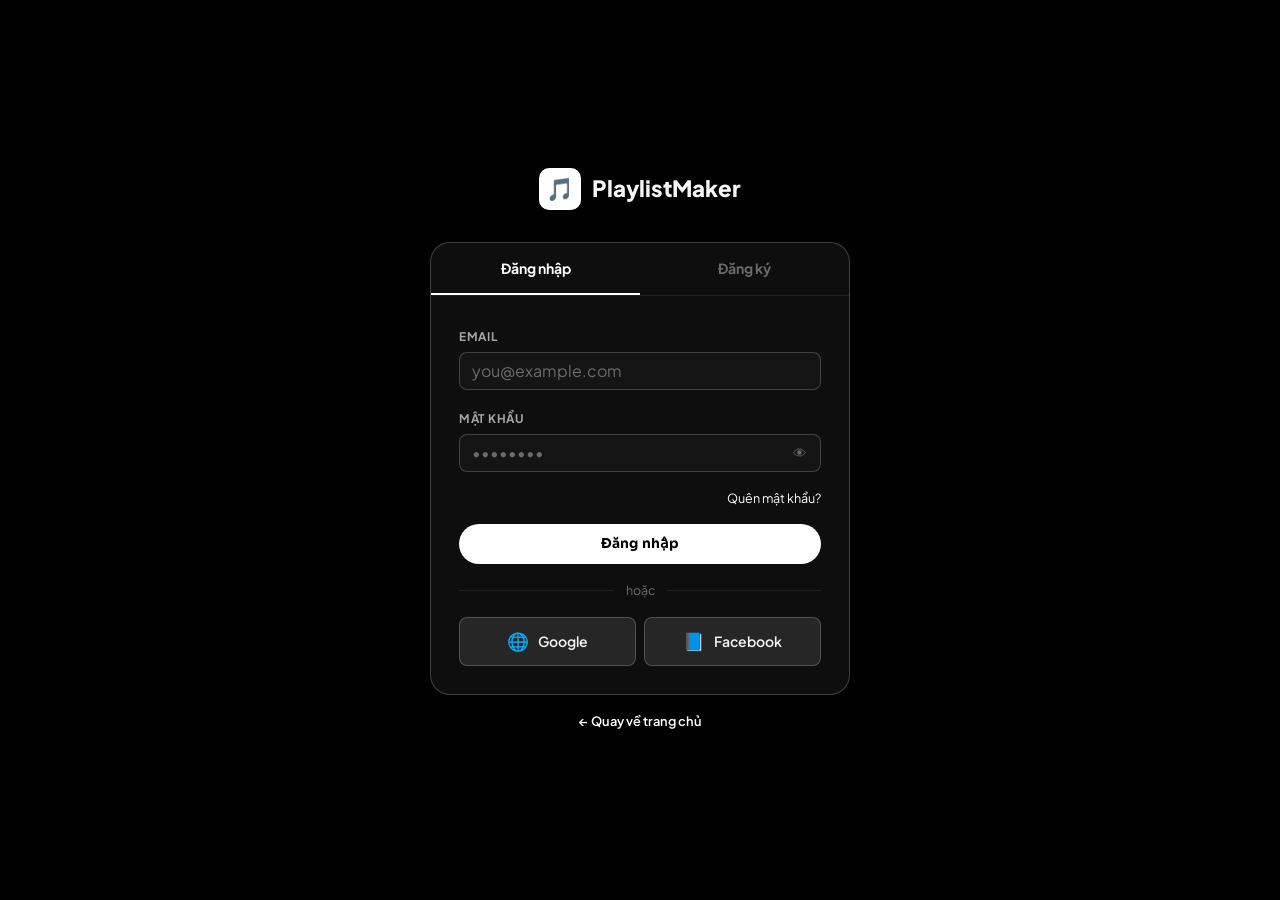
<file: admin.html>
<!DOCTYPE html>
<html lang="vi">
<head>
  <meta charset="UTF-8" />
  <meta name="viewport" content="width=device-width, initial-scale=1.0" />
  <title>PlaylistMaker — Admin</title>

  <!-- Bootstrap 5 CSS -->
  <link rel="stylesheet" href="https://cdn.jsdelivr.net/npm/bootstrap@5.3.3/dist/css/bootstrap.min.css" />
  <!-- Custom CSS -->
  <link rel="stylesheet" href="css/style.css" />
</head>
<body>

<div class="d-flex admin-shell">

  <!-- ══ ADMIN SIDEBAR ════════════════════════════════════ -->
  <aside class="admin-sidebar">
    <div class="sidebar-logo">
      <div class="logo-mark">🎵</div>
      <span class="logo-text">Admin</span>
    </div>

    <button class="admin-tab tab-active" data-tab="dashboard">
      <span class="tab-icon">📊</span> Dashboard
    </button>
    <button class="admin-tab" data-tab="songs">
      <span class="tab-icon">🎵</span> Bài hát
    </button>
    <button class="admin-tab" data-tab="playlists">
      <span class="tab-icon">🎶</span> Playlists
    </button>
    <button class="admin-tab" data-tab="artists">
      <span class="tab-icon">🎤</span> Nghệ sĩ
    </button>

    <div class="mt-auto p-3 border-top border-secondary">
      <a href="index.html" class="btn btn-outline-accent w-100 mb-2 d-block text-center">← Trang chủ</a>
      <button id="logout-btn" class="btn w-100" style="color:#ef4444;border-color:#ef4444;opacity:.7">Đăng xuất</button>
    </div>
  </aside>

  <!-- ══ ADMIN MAIN ════════════════════════════════════════ -->
  <div class="admin-main flex-grow-1">

    <header class="admin-topbar">
      <h5 class="mb-0">🎵 PlaylistMaker Admin</h5>
      <div class="d-flex align-items-center gap-2 ms-auto">
        <div class="admin-avatar">A</div>
        <span id="admin-name" class="small">Admin</span>
      </div>
    </header>

    <!-- ═ DASHBOARD ════════════════════════════════════════ -->
    <div class="admin-page page-active" data-page="dashboard">

      <!-- Cloudinary warning -->
      <div class="cloudinary-banner" id="cloudinary-banner">
        <span style="font-size:1.4rem">⚠️</span>
        <div>
          <strong>Chưa cấu hình Cloudinary!</strong>
          Điền <code>cloudName</code> và <code>uploadPreset</code> vào <code>js/admin.js</code>.
          <a href="https://cloudinary.com" target="_blank">Tạo tài khoản miễn phí →</a>
        </div>
      </div>

      <div class="d-flex align-items-center justify-content-between mb-3">
        <h5 class="mb-0">📊 Tổng quan</h5>
      </div>

      <div class="stats-grid">
        <div class="bezel stat-card-bezel reveal">
          <div class="bezel-inner stat-card">
            <div class="stat-icon-wrap"><div class="stat-icon">🎵</div></div>
            <div class="stat-value" id="stat-songs">—</div>
            <div class="stat-label">Bài hát</div>
          </div>
        </div>
        <div class="bezel stat-card-bezel reveal">
          <div class="bezel-inner stat-card">
            <div class="stat-icon-wrap"><div class="stat-icon">🎶</div></div>
            <div class="stat-value" id="stat-playlists">—</div>
            <div class="stat-label">Playlists</div>
          </div>
        </div>
        <div class="bezel stat-card-bezel reveal">
          <div class="bezel-inner stat-card">
            <div class="stat-icon-wrap"><div class="stat-icon">▶️</div></div>
            <div class="stat-value" id="stat-plays">—</div>
            <div class="stat-label">Lượt nghe</div>
          </div>
        </div>
        <div class="bezel stat-card-bezel reveal">
          <div class="bezel-inner stat-card">
            <div class="stat-icon-wrap"><div class="stat-icon">🏆</div></div>
            <div class="stat-value" id="stat-top" style="font-size:1.1rem">—</div>
            <div class="stat-label">Playlist nổi bật</div>
          </div>
        </div>
      </div>

      <div class="row g-3 mt-1">
        <div class="col-md-6">
          <div class="chart-card reveal">
            <h3>🎸 Thể loại</h3>
            <div id="genre-chart"></div>
          </div>
        </div>
        <div class="col-md-6">
          <div class="chart-card reveal">
            <h3>🏅 Top Playlists</h3>
            <table class="admin-table w-100">
              <thead><tr><th>#</th><th>Tên</th><th>Bài</th><th>Lượt nghe</th></tr></thead>
              <tbody id="top-playlists-table"><tr><td colspan="4" class="tbl-loading">Đang tải…</td></tr></tbody>
            </table>
          </div>
        </div>
      </div>
    </div>

    <!-- ═ SONGS ════════════════════════════════════════════ -->
    <div class="admin-page" data-page="songs">
      <div class="d-flex align-items-center justify-content-between mb-3 flex-wrap gap-2">
        <h5 class="mb-0">🎵 Quản lý bài hát</h5>
        <button class="btn btn-accent btn-ripple" id="add-song-btn">＋ Thêm bài hát</button>
      </div>
      <div class="table-card reveal">
        <div class="table-toolbar">
          <h6 class="mb-0">Danh sách bài hát</h6>
          <input type="search" id="songs-search" class="form-control ms-auto" style="max-width:240px" placeholder="🔍 Tìm kiếm…" />
        </div>
        <div class="table-responsive">
          <table class="admin-table w-100">
            <thead>
              <tr><th>Ảnh</th><th>Tiêu đề</th><th>Nghệ sĩ</th><th>Album</th><th>Thể loại</th><th>Thời lượng</th><th>Lượt nghe</th><th>Hành động</th></tr>
            </thead>
            <tbody id="songs-tbody"><tr><td colspan="8" class="tbl-loading">Đang tải…</td></tr></tbody>
          </table>
        </div>
      </div>
    </div>

    <!-- ═ PLAYLISTS ════════════════════════════════════════ -->
    <div class="admin-page" data-page="playlists">
      <div class="d-flex align-items-center justify-content-between mb-3 flex-wrap gap-2">
        <h5 class="mb-0">🎶 Quản lý Playlists</h5>
        <button class="btn btn-accent btn-ripple" id="add-playlist-btn">＋ Tạo playlist</button>
      </div>
      <div class="table-card reveal">
        <div class="table-toolbar"><h6 class="mb-0">Danh sách Playlist</h6></div>
        <div class="table-responsive">
          <table class="admin-table w-100">
            <thead><tr><th>Ảnh</th><th>Tên</th><th>Mô tả</th><th>Số bài</th><th>Lượt nghe</th><th>Hành động</th></tr></thead>
            <tbody id="playlists-tbody"><tr><td colspan="6" class="tbl-loading">Đang tải…</td></tr></tbody>
          </table>
        </div>
      </div>
    </div>

    <!-- ═ ARTISTS ══════════════════════════════════════════ -->
    <div class="admin-page" data-page="artists">
      <div class="d-flex align-items-center justify-content-between mb-3 flex-wrap gap-2">
        <h5 class="mb-0">🎤 Quản lý nghệ sĩ</h5>
        <input type="search" id="artists-search" class="form-control" style="max-width:240px" placeholder="🔍 Tìm nghệ sĩ…" />
      </div>
      <div class="table-card">
        <div class="table-toolbar"><h6 class="mb-0">Danh sách nghệ sĩ</h6></div>
        <div class="table-responsive">
          <table class="admin-table w-100">
            <thead><tr><th>Ảnh</th><th>Tên nghệ sĩ</th><th>Số bài</th><th>Lượt nghe</th><th>Hành động</th></tr></thead>
            <tbody id="artists-tbody"><tr><td colspan="5" class="tbl-loading">Đang tải…</td></tr></tbody>
          </table>
        </div>
      </div>
    </div>

  </div><!-- /admin-main -->
</div><!-- /d-flex -->


<!-- ══ MODAL: Song Add/Edit ════════════════════════════════ -->
<div class="modal fade" id="song-modal" tabindex="-1">
  <div class="modal-dialog modal-lg">
    <div class="modal-content">
      <div class="modal-header">
        <h5 class="modal-title" id="song-modal-title">Thêm bài hát</h5>
        <button type="button" class="btn-close" data-bs-dismiss="modal"></button>
      </div>
      <div class="modal-body">
        <form id="song-form">
          <div class="row g-3">
            <div class="col-md-6">
              <label class="form-label">Tiêu đề <span class="text-danger">*</span></label>
              <input type="text" id="song-title-input" class="form-control" placeholder="Tên bài hát" />
            </div>
            <div class="col-md-6">
              <label class="form-label">Nghệ sĩ <span class="text-danger">*</span></label>
              <input type="text" id="song-artist-input" class="form-control" placeholder="Tên nghệ sĩ" />
            </div>
            <div class="col-md-6">
              <label class="form-label">Album</label>
              <input type="text" id="song-album-input" class="form-control" placeholder="Tên album" />
            </div>
            <div class="col-md-6">
              <label class="form-label">Thể loại</label>
              <input type="text" id="song-genre-input" class="form-control" placeholder="Pop, EDM, Lo-fi…" />
            </div>
            <div class="col-md-6">
              <label class="form-label">Thời lượng (giây) <span class="text-danger">*</span></label>
              <input type="number" id="song-duration-input" class="form-control" placeholder="VD: 210" min="1" />
            </div>
          </div>

          <!-- Upload ảnh bìa -->
          <div class="mt-3">
            <div class="upload-group">
              <div class="upload-label">🖼 Ảnh bìa Album</div>
              <label class="form-label">Upload từ máy → Cloudinary</label>
              <input type="file" id="song-cover-file" class="form-control" accept="image/*" />
              <div class="upload-or">hoặc dán URL</div>
              <input type="url" id="song-cover-url-input" class="form-control" placeholder="https://res.cloudinary.com/…" />
              <img id="cover-preview" class="img-preview" alt="Preview" />
            </div>
          </div>

          <!-- Upload nhạc -->
          <div class="mt-3">
            <div class="upload-group">
              <div class="upload-label">🎵 File nhạc MP3</div>
              <label class="form-label">Upload từ máy → Cloudinary</label>
              <input type="file" id="song-audio-file" class="form-control" accept="audio/*" />
              <div id="audio-upload-status" class="small text-secondary mt-1"></div>
              <div class="upload-or">hoặc dán URL</div>
              <input type="url" id="song-url-input" class="form-control" placeholder="https://res.cloudinary.com/…/song.mp3" />
            </div>
          </div>

          <button type="submit" id="song-submit-btn" class="btn btn-accent btn-ripple w-100 mt-3">
            Lưu bài hát
          </button>
        </form>
      </div>
    </div>
  </div>
</div>

<!-- ══ MODAL: Playlist Add/Edit ════════════════════════════ -->
<div class="modal fade" id="playlist-modal-admin" tabindex="-1">
  <div class="modal-dialog">
    <div class="modal-content">
      <div class="modal-header">
        <h5 class="modal-title" id="pl-modal-title">Tạo Playlist</h5>
        <button type="button" class="btn-close" data-bs-dismiss="modal"></button>
      </div>
      <div class="modal-body">
        <form id="playlist-form-admin">
          <div class="mb-3">
            <label class="form-label">Tên Playlist <span class="text-danger">*</span></label>
            <input type="text" id="pl-name-input-admin" class="form-control" placeholder="VD: Chill Evening…" />
          </div>
          <div class="mb-3">
            <label class="form-label">Mô tả</label>
            <input type="text" id="pl-desc-input-admin" class="form-control" placeholder="Mô tả ngắn…" />
          </div>
          <div class="mb-3">
            <div class="upload-group">
              <div class="upload-label">🖼 Ảnh bìa</div>
              <input type="file" id="pl-cover-file" class="form-control" accept="image/*" />
              <div class="upload-or">hoặc dán URL</div>
              <input type="url" id="pl-cover-url-input" class="form-control" placeholder="https://res.cloudinary.com/…" />
              <img id="pl-cover-preview" class="img-preview" alt="Preview" />
            </div>
          </div>
          <button type="submit" id="pl-submit-btn" class="btn btn-accent btn-ripple w-100">Lưu Playlist</button>
        </form>
      </div>
    </div>
  </div>
</div>


<!-- ══ MODAL: Artist Edit ══════════════════════════════════ -->
<div class="modal fade" id="artist-modal" tabindex="-1">
  <div class="modal-dialog">
    <div class="modal-content">
      <div class="modal-header">
        <h5 class="modal-title" id="artist-modal-title">Sửa nghệ sĩ</h5>
        <button type="button" class="btn-close" data-bs-dismiss="modal"></button>
      </div>
      <div class="modal-body">
        <form id="artist-form">
          <div class="mb-3">
            <label class="form-label">Tên nghệ sĩ <span class="text-danger">*</span></label>
            <input type="text" id="artist-name-input" class="form-control" placeholder="Tên nghệ sĩ" />
          </div>
          <div class="mb-3">
            <div class="upload-group">
              <div class="upload-label">🖼 Ảnh nghệ sĩ</div>
              <label class="form-label">Upload từ máy → Cloudinary</label>
              <input type="file" id="artist-avatar-file" class="form-control" accept="image/*" />
              <div class="upload-or">hoặc dán URL</div>
              <input type="url" id="artist-avatar-url-input" class="form-control" placeholder="https://res.cloudinary.com/…" />
              <img id="artist-avatar-preview" class="img-preview" alt="Preview" />
            </div>
          </div>
          <div id="artist-save-status" class="small text-secondary mb-2"></div>
          <p class="small text-secondary">Lưu ý: đổi tên sẽ cập nhật tất cả bài hát của nghệ sĩ này.</p>
          <button type="submit" id="artist-submit-btn" class="btn btn-accent btn-ripple w-100">Lưu nghệ sĩ</button>
        </form>
      </div>
    </div>
  </div>
</div>

<!-- Bootstrap 5 JS -->
<script src="https://cdn.jsdelivr.net/npm/bootstrap@5.3.3/dist/js/bootstrap.bundle.min.js"></script>
<!-- jQuery -->
<script src="https://cdn.jsdelivr.net/npm/jquery@3.7.1/dist/jquery.min.js"></script>
<!-- App scripts -->
<script src="js/utils.js"></script>
<script src="js/api.js"></script>
<script>
  // Kiểm tra auth trước khi load admin
  (function() {
    const session = API.getSession();
    if (!session) {
      window.location.href = 'login.html';
      throw new Error('Redirect to login');
    }
    if (session.role !== 'admin') {
      alert('Bạn không có quyền truy cập trang này!');
      window.location.href = 'index.html';
      throw new Error('Not admin');
    }
  })();
</script>
<script src="js/admin.js"></script>
<script src="js/reveal.js"></script>
</body>
</html>
</file>
<file: css/style.css>
/* ============================================================
   style.css — PlaylistMaker · "Ethereal Glass" Premium Theme
   Stack: Bootstrap 5 + Custom CSS (NO Tailwind)
   ============================================================ */

@import url('https://fonts.googleapis.com/css2?family=Plus+Jakarta+Sans:wght@400;500;600;700;800&family=Sora:wght@600;700;800&display=swap');

/* ── CSS Variables ── */
:root {
  --bg-base:       #000000;
  --bg-layer:      #0e0e0e;
  --bg-card:       #151515;
  --bg-hover:      #1f1f1f;
  --bg-elevated:   #262626;

  --border:        rgba(255,255,255,0.08);
  --border-bright: rgba(255,255,255,0.20);

  /* Black & white monochrome accent (interactive elements) */
  --accent:        #ffffff;
  --accent-light:  #e6e6e6;
  --accent-dark:   #cccccc;
  --accent-2:      #d0d0d0;
  --accent-glow:   rgba(255,255,255,0.28);

  /* Ambient glow palette (background + decorative only) */
  --glow-violet:   #ffffff;
  --glow-teal:     #cfcfcf;
  --glow-pink:     #a8a8a8;
  --accent-grad:   linear-gradient(135deg, #ffffff 0%, #cfcfcf 100%);

  --text-primary:  #f5f5f5;
  --text-secondary:#a6a6a6;
  --text-muted:    #6b6b6b;

  --player-h:      84px;
  --sidebar-w:     240px;

  --radius-sm:     8px;
  --radius-md:     14px;
  --radius-lg:     20px;
  --radius-xl:     999px;
  --radius-2xl:    28px;

  --shadow-sm:     0 2px 14px rgba(0,0,0,0.45);
  --shadow-md:     0 12px 36px rgba(0,0,0,0.5);
  --shadow-lg:     0 24px 64px rgba(0,0,0,0.6);
  --shadow-orange: 0 14px 36px -10px rgba(255,255,255,0.25);
  --shadow-glow:   0 18px 48px -16px rgba(255,255,255,0.3), 0 8px 24px -10px rgba(255,255,255,0.18);

  --ease:          cubic-bezier(.16,1,.3,1);
  --ease-spring:   cubic-bezier(.34,1.56,.64,1);
  --transition:    0.3s var(--ease);
  --transition-fast: 0.18s cubic-bezier(.4,0,.2,1);

  --font-body: 'Plus Jakarta Sans', sans-serif;
  --font-head: 'Sora', sans-serif;
}

/* ── Reset ── */
*, *::before, *::after { box-sizing: border-box; }
html {
  scroll-behavior: smooth;
  background: var(--bg-base);
}

body {
  background: transparent;
  color: var(--text-primary);
  font-family: var(--font-body);
  font-size: 0.9rem;
  line-height: 1.6;
  min-height: 100vh;
  overflow-x: hidden;
  position: relative;
}

/* ── Background ambiance (fixed, never blurred content) ── */
body::before {
  content: '';
  position: fixed;
  inset: -10%;
  z-index: -2;
  pointer-events: none;
  background:
    radial-gradient(circle at 16% 14%, rgba(255,255,255,0.06), transparent 40%),
    radial-gradient(circle at 90% 10%, rgba(255,255,255,0.04), transparent 42%),
    radial-gradient(circle at 78% 92%, rgba(255,255,255,0.03), transparent 45%);
  filter: blur(80px);
}
body::after {
  content: '';
  position: fixed;
  inset: 0;
  z-index: -1;
  pointer-events: none;
  opacity: .035;
  mix-blend-mode: overlay;
  background-image: url("data:image/svg+xml,%3Csvg xmlns='http://www.w3.org/2000/svg' width='180' height='180'%3E%3Cfilter id='n'%3E%3CfeTurbulence type='fractalNoise' baseFrequency='0.85' numOctaves='3' stitchTiles='stitch'/%3E%3C/filter%3E%3Crect width='100%25' height='100%25' filter='url(%23n)'/%3E%3C/svg%3E");
}

a { color: inherit; text-decoration: none; }
img { display: block; object-fit: cover; }
button { cursor: pointer; }

/* ── Bootstrap overrides ── */
.btn:focus, .form-control:focus, .form-select:focus {
  box-shadow: 0 0 0 3px rgba(255,255,255,0.08);
  outline: none;
}
.form-control, .form-select {
  background: rgba(255,255,255,0.03);
  border: 1px solid var(--border-bright);
  color: var(--text-primary);
  border-radius: var(--radius-sm);
  font-family: var(--font-body);
  transition: border-color var(--transition), background var(--transition);
}
.form-control::placeholder { color: var(--text-muted); }
.form-control:focus, .form-select:focus {
  background: rgba(255,255,255,0.05);
  border-color: var(--border-bright);
  color: var(--text-primary);
}
.form-label {
  font-size: 0.74rem;
  font-weight: 700;
  letter-spacing: .06em;
  text-transform: uppercase;
  color: var(--text-secondary);
  margin-bottom: 5px;
}
.invalid-feedback { font-size: 0.75rem; color: #ff6b6b; }
.form-control.is-invalid { border-color: #ff6b6b !important; }

/* ── Scrollbar ── */
::-webkit-scrollbar { width: 6px; height: 6px; }
::-webkit-scrollbar-track { background: transparent; }
::-webkit-scrollbar-thumb { background: rgba(255,255,255,0.12); border-radius: 99px; }
::-webkit-scrollbar-thumb:hover { background: rgba(255,255,255,0.25); }

/* ── Typography ── */
h1,h2,h3,h4,h5 { font-family: var(--font-head); line-height: 1.2; font-weight: 700; letter-spacing: -.01em; }

/* ── Custom Buttons ── */
.btn-accent {
  background: var(--accent);
  color: #000000 !important;
  border: none;
  border-radius: var(--radius-xl);
  padding: 0.62rem 1.6rem;
  font-family: var(--font-head);
  font-weight: 700;
  font-size: 0.85rem;
  letter-spacing: .01em;
  transition: background var(--transition), transform var(--transition), box-shadow var(--transition);
  position: relative;
  overflow: hidden;
}
.btn-accent:hover {
  background: var(--accent-light);
  color: #000000 !important;
  transform: translateY(-2px);
  box-shadow: var(--shadow-orange);
}
.btn-accent:active { transform: translateY(0) scale(.98); background: var(--accent-dark); color:#000 !important; }

/* Button-in-button trailing icon (hero CTA) */
.btn-cta { display: inline-flex; align-items: center; gap: .65rem; padding-right: .4rem; }
.btn-cta-icon {
  width: 26px; height: 26px; border-radius: 50%;
  background: rgba(12,12,16,0.12);
  display: flex; align-items: center; justify-content: center;
  font-size: .7rem; line-height: 1;
  transition: transform var(--transition);
}
.btn-cta:hover .btn-cta-icon { transform: translate(2px, -1px) scale(1.08); }

.btn-outline-accent {
  border: 1px solid var(--border-bright);
  border-radius: var(--radius-xl);
  color: var(--text-primary);
  background: rgba(255,255,255,0.03);
  padding: 0.58rem 1.4rem;
  font-size: 0.85rem;
  font-weight: 600;
  transition: background var(--transition), border-color var(--transition), transform var(--transition);
}
.btn-outline-accent:hover {
  background: rgba(255,255,255,0.07);
  border-color: var(--border-bright);
  color: var(--text-primary);
  transform: translateY(-1px);
}

/* Ripple */
.btn-ripple { position: relative; overflow: hidden; }
.ripple {
  position: absolute; border-radius: 50%;
  background: rgba(255,255,255,0.25);
  transform: scale(0);
  animation: rippleAnim 0.55s linear;
  pointer-events: none;
}
@keyframes rippleAnim { to { transform: scale(4); opacity: 0; } }

/* ── Animations ── */
.fade-in { animation: fadeIn 0.4s var(--ease) both; }
@keyframes fadeIn { from { opacity:0; transform:translateY(10px); } to { opacity:1; transform:none; } }

/* ── Scroll-reveal (IntersectionObserver driven) ── */
.reveal {
  opacity: 0;
  transform: translateY(28px);
  filter: blur(6px);
  transition: opacity .8s var(--ease), transform .8s var(--ease), filter .8s var(--ease);
  will-change: transform, opacity;
}
.reveal.reveal-visible {
  opacity: 1;
  transform: translateY(0);
  filter: blur(0);
}

/* ── Toast ── */
#toast-container {
  position: fixed;
  bottom: calc(var(--player-h) + 16px);
  right: 20px;
  display: flex;
  flex-direction: column;
  gap: 8px;
  z-index: 9999;
  pointer-events: none;
}
.toast-msg {
  display: flex; align-items: center; gap: 10px;
  background: rgba(20,20,28,0.85);
  backdrop-filter: blur(16px) saturate(160%);
  border: 1px solid var(--border-bright);
  border-radius: var(--radius-md);
  padding: 0.75rem 1.15rem;
  font-size: 0.85rem;
  box-shadow: var(--shadow-md);
  transform: translateX(120%);
  transition: transform 0.4s var(--ease);
  pointer-events: auto;
  max-width: 300px;
}
.toast-msg.toast-show { transform: translateX(0); }
.toast-msg.toast-success { border-left: 3px solid #34d399; }
.toast-msg.toast-error   { border-left: 3px solid #f87171; }
.toast-msg.toast-info    { border-left: 3px solid var(--accent); }
.toast-msg.toast-warning { border-left: 3px solid #fbbf24; }

/* ── Modal ── */
.modal-content {
  background: rgba(18,18,25,0.85);
  backdrop-filter: blur(28px) saturate(160%);
  border: 1px solid var(--border-bright);
  border-radius: var(--radius-lg);
  color: var(--text-primary);
}
.modal-header {
  border-bottom: 1px solid var(--border);
  padding: 1.2rem 1.5rem;
}
.modal-footer { border-top: 1px solid var(--border); }
.modal-title { font-family: var(--font-head); font-size: 1.05rem; font-weight: 700; }
.modal-body { padding: 1.5rem; }
.btn-close { filter: invert(1) brightness(0.6); }
.modal-backdrop { backdrop-filter: blur(6px); background: rgba(4,4,6,0.6); }

/* ── Skeleton ── */
.skeleton {
  background: linear-gradient(90deg,
    rgba(255,255,255,0.04) 25%,
    rgba(255,255,255,0.09) 50%,
    rgba(255,255,255,0.04) 75%);
  background-size: 200% 100%;
  animation: shimmer 1.5s infinite;
  border-radius: var(--radius-sm);
}
@keyframes shimmer { 0%{background-position:200% 0} 100%{background-position:-200% 0} }
.skeleton-img   { aspect-ratio:1; border-radius:var(--radius-md); margin-bottom:.75rem; }
.skeleton-title { height:14px; width:70%; margin-bottom:.5rem; }
.skeleton-sub   { height:11px; width:50%; }

/* Drag & Drop */
.dragging { opacity:0.4; transform:scale(0.97); }
.drop-target {
  border-color: var(--border-bright) !important;
  box-shadow: 0 0 0 2px rgba(255,255,255,0.3);
}

/* Empty state */
.empty-state { text-align:center; padding:3rem 1rem; color:var(--text-secondary); }
.empty-icon  { font-size:3rem; margin-bottom:1rem; opacity:.5; }

/* Glass surface (modals/overlays only — never on scrolling content) */
.glass-card {
  background: rgba(18,18,25,0.7);
  backdrop-filter: blur(28px) saturate(160%);
  border: 1px solid var(--border-bright);
  border-radius: var(--radius-lg);
}

/* ══════════════════════════════════════════════════════════
   DOUBLE-BEZEL UTILITY (nested "machined glass" cards)
══════════════════════════════════════════════════════════ */
.bezel {
  background: linear-gradient(160deg, rgba(255,255,255,0.05), rgba(255,255,255,0.012));
  border: 1px solid var(--border);
  border-radius: var(--radius-2xl);
  padding: 6px;
  transition: border-color var(--transition);
}
.bezel:hover { border-color: var(--border-bright); }
.bezel-inner {
  background: var(--bg-card);
  border-radius: calc(var(--radius-2xl) - 6px);
  box-shadow: inset 0 1px 1px rgba(255,255,255,0.05);
  height: 100%;
  position: relative;
  overflow: hidden;
}

/* Eyebrow pill tag */
.hero-eyebrow {
  display: inline-flex; align-items: center; gap: .45rem;
  font-size: 0.68rem; font-weight: 700; letter-spacing: .18em;
  color: var(--text-secondary); text-transform: uppercase;
  padding: .4rem 1rem;
  border-radius: var(--radius-xl);
  border: 1px solid var(--border-bright);
  background: rgba(255,255,255,0.03);
  margin-bottom: 1.2rem;
}

/* ══════════════════════════════════════════════════════════
   HERO BANNER
══════════════════════════════════════════════════════════ */
.hero-bezel { margin-bottom: 2.5rem; }
.hero-banner {
  background: linear-gradient(135deg, #15131f 0%, #1a1722 45%, #100f17 100%);
  border-radius: calc(var(--radius-2xl) - 6px);
  padding: clamp(2rem, 5vw, 3.25rem);
  position: relative;
  overflow: hidden;
  isolation: isolate;
}
.hero-glow {
  position: absolute;
  top: -180px; right: -120px;
  width: 420px; height: 420px;
  background: radial-gradient(circle, rgba(139,92,246,.35), transparent 70%);
  filter: blur(10px);
  pointer-events: none; z-index: 0;
}
.hero-glow::after {
  content:'';
  position:absolute; bottom:-260px; left:-160px;
  width: 360px; height: 360px;
  background: radial-gradient(circle, rgba(34,211,238,.18), transparent 70%);
}
.hero-content { position: relative; z-index: 1; max-width: 560px; }
.hero-title { font-size: clamp(1.8rem, 4vw, 2.85rem); margin-bottom: .85rem; font-weight: 800; }
.hero-title span {
  background: var(--accent-grad);
  -webkit-background-clip: text; background-clip: text; color: transparent;
}
.hero-sub { color: var(--text-secondary); max-width: 420px; font-size:.9rem; margin-bottom:1.85rem; }
.hero-actions { display: flex; gap: .75rem; flex-wrap: wrap; }

/* ── Section headers ── */
.sc-section { margin-bottom: 2.75rem; }
.sc-section-header {
  display:flex; align-items:center; justify-content:space-between;
  margin-bottom: 1.1rem;
}
.sc-section-title { font-family: var(--font-head); font-size: 1.15rem; font-weight: 800; letter-spacing: -.01em; }
.sc-section-more {
  font-size:.74rem; font-weight:600; color:var(--text-secondary);
  background: rgba(255,255,255,0.03); border:1px solid var(--border-bright);
  border-radius:var(--radius-xl); padding:.4rem 1.1rem; cursor:pointer;
  transition: color var(--transition), border-color var(--transition), background var(--transition), transform var(--transition);
}
.sc-section-more:hover { color: var(--text-primary); border-color: var(--border-bright); background: rgba(255,255,255,0.07); transform: translateY(-1px); }
.sc-section-sub { font-size:.75rem; color:var(--text-muted); }

/* ── Song List ── */
.song-list-header {
  display: grid;
  grid-template-columns: 28px 48px 1fr 1fr 80px 60px 36px 36px;
  gap: 0.85rem; align-items: center;
  padding: 0 0.85rem 0.6rem;
  border-bottom: 1px solid var(--border);
  font-size: 0.66rem; font-weight:700; letter-spacing:.1em;
  color: var(--text-muted); text-transform:uppercase;
}
.song-row {
  display: grid;
  grid-template-columns: 28px 48px 1fr 1fr 80px 60px 36px 36px;
  gap: 0.85rem; align-items: center;
  padding: 0.6rem 0.85rem;
  border-radius: var(--radius-md);
  transition: background var(--transition), box-shadow var(--transition);
  cursor: grab;
}
.song-row:hover { background: rgba(255,255,255,0.04); }
.song-row.song-playing {
  background: rgba(255,255,255,0.05);
  box-shadow: inset 3px 0 0 0 var(--accent);
}
.song-row.song-playing .song-title { color: var(--text-primary); font-weight: 700; }

.song-num    { font-size:.78rem; color:var(--text-muted); text-align:center; }
.song-cover  { width:48px; height:48px; border-radius:var(--radius-sm); }
.song-info   { overflow:hidden; }
.song-title  { font-size:.875rem; font-weight:600; white-space:nowrap; overflow:hidden; text-overflow:ellipsis; }
.song-artist { font-size:.75rem; color:var(--text-secondary); white-space:nowrap; overflow:hidden; text-overflow:ellipsis; }
.song-album  { font-size:.78rem; color:var(--text-secondary); white-space:nowrap; overflow:hidden; text-overflow:ellipsis; }
.song-plays  { font-size:.78rem; color:var(--text-muted); }
.song-duration { font-size:.78rem; color:var(--text-secondary); text-align:right; }

.fav-btn {
  color: var(--text-muted);
  display:flex; align-items:center; justify-content:center;
  padding:4px; border-radius:50%; background: none; border: none;
  transition:color var(--transition), transform var(--transition);
}
.fav-btn svg { width:15px; height:15px; }
.fav-btn:hover { color: var(--glow-pink); transform:scale(1.2); }
.fav-btn.active-fav, .fav-btn.fav-active { color: var(--glow-pink); }

.add-pl-btn {
  display:flex; align-items:center; justify-content:center;
  padding:4px; border-radius:50%;
  color:var(--text-muted); background: none; border: none;
  transition:color var(--transition), transform var(--transition);
}
.add-pl-btn svg { width:15px; height:15px; }
.add-pl-btn:hover { color:var(--text-primary); transform:scale(1.15); }

/* ── Song row play button ── */
.song-num-wrap {
  position: relative;
  width: 28px;
  display: flex; align-items: center; justify-content: center;
}
.song-play-btn {
  display: none;
  position: absolute;
  width: 28px; height: 28px;
  border-radius: 50%;
  background: var(--accent);
  color: #000000;
  border: none;
  align-items: center; justify-content: center;
  transition: transform var(--transition), background var(--transition);
}
.song-play-btn svg { width: 10px; height: 10px; margin-left: 1px; }
.song-play-btn:hover { background: var(--accent-light); transform: scale(1.1); }
.song-row:hover .song-num { display: none; }
.song-row:hover .song-play-btn { display: flex; }
.song-row.song-playing .song-num { display: none; }
.song-row.song-playing .song-play-btn { display: flex; }

/* ── Playlist Grid ── */
.playlist-card {
  background: var(--bg-card);
  border: 1px solid var(--border);
  border-radius: var(--radius-lg);
  overflow: hidden;
  cursor: pointer;
  transition: transform var(--transition), box-shadow var(--transition), border-color var(--transition);
}
.playlist-card:hover {
  transform: translateY(-6px);
  box-shadow: var(--shadow-lg);
  border-color: var(--border-bright);
}
.playlist-card-img-wrap { position:relative; aspect-ratio:1; overflow:hidden; }
.playlist-card-img-wrap img { width:100%; height:100%; transition:transform 0.6s var(--ease); }
.playlist-card:hover .playlist-card-img-wrap img { transform:scale(1.08); }
.playlist-play-overlay {
  position:absolute; inset:0;
  display:flex; align-items:center; justify-content:center;
  background: linear-gradient(180deg, rgba(0,0,0,0) 35%, rgba(0,0,0,.6) 100%);
  opacity:0; transition:opacity var(--transition);
  border: none;
}
.playlist-card:hover .playlist-play-overlay { opacity:1; }
.playlist-play-overlay svg {
  width:42px; height:42px; color:#fff;
  filter:drop-shadow(0 4px 16px rgba(0,0,0,.5));
  transform: scale(.8); transition: transform .4s var(--ease-spring);
}
.playlist-card:hover .playlist-play-overlay svg { transform: scale(1); }
.playlist-card-body { padding:.85rem 1rem; }
.playlist-card-name { font-family: var(--font-head); font-weight:700; font-size:.875rem; white-space:nowrap; overflow:hidden; text-overflow:ellipsis; }
.playlist-card-meta { font-size:.74rem; color:var(--text-secondary); margin-top:3px; }

/* Add-to-playlist list */
.add-pl-list { display:flex; flex-direction:column; gap:.5rem; }
.add-pl-option {
  display:flex; align-items:center; gap:.75rem;
  padding:.6rem .75rem;
  border-radius:var(--radius-md);
  border:1px solid var(--border);
  background: rgba(255,255,255,0.02);
  text-align:left; width:100%;
  color: var(--text-primary);
  transition:background var(--transition), border-color var(--transition);
  font-size: .875rem; font-weight: 600;
}
.add-pl-option:hover { background: rgba(255,255,255,0.05); border-color: var(--border-bright); }
.add-pl-option img { width:40px; height:40px; border-radius:var(--radius-sm); }

/* Playlist detail modal */
.modal-pl-hero { display:flex; gap:1.5rem; align-items:flex-end; margin-bottom:1.5rem; }
#modal-pl-cover { width:120px; height:120px; border-radius:var(--radius-md); box-shadow:var(--shadow-md); flex-shrink:0; }
.modal-pl-tag { font-size:.68rem; font-weight:700; letter-spacing:.16em; color:var(--text-secondary); text-transform:uppercase; }
.modal-pl-stats { display:flex; gap:1rem; font-size:.78rem; color:var(--text-muted); }

/* ══════════════════════════════════════════════════════════
   SOUNDCLOUD-STYLE APP SHELL
══════════════════════════════════════════════════════════ */
.sc-shell {
  display: flex;
  flex-direction: column;
  height: 100vh;
  overflow: hidden;
}

/* ── Top Navbar ── */
.sc-navbar {
  height: 64px;
  background: rgba(13,13,19,0.6);
  backdrop-filter: blur(22px) saturate(160%);
  border-bottom: 1px solid var(--border);
  display: flex;
  align-items: center;
  padding: 0 1.5rem;
  gap: 1.25rem;
  flex-shrink: 0;
  z-index: 200;
}
.sc-nav-left  { display:flex; align-items:center; gap:1.75rem; flex-shrink:0; }
.sc-nav-center{ flex:1; display:flex; justify-content:center; }
.sc-nav-right { display:flex; align-items:center; gap:.75rem; margin-left:auto; flex-shrink:0; }

.sc-logo { display:flex; align-items:center; gap:.6rem; flex-shrink:0; }
.sc-logo .logo-mark { width:34px; height:34px; font-size:.95rem; border-radius:var(--radius-sm); }
.sc-logo .logo-text { font-family: var(--font-head); font-size:1rem; font-weight:800; }

.sc-nav-tabs { display:flex; gap:1.5rem; align-items:center; }
.sc-nav-tab {
  padding:.55rem .15rem;
  font-size:.9rem; font-weight:700; color:var(--text-secondary);
  border-bottom: 2px solid transparent;
  transition: color var(--transition), border-color var(--transition);
  text-decoration:none;
}
.sc-nav-tab:hover { color:var(--text-primary); }
.sc-nav-tab.active { color:var(--text-primary); border-bottom-color: var(--accent); }

/* ── "Playlist của bạn" widget list ── */
.sc-widget-head {
  display:flex; align-items:center; justify-content:space-between;
  margin-bottom:.6rem;
}
.sc-widget-head .sc-widget-title { margin-bottom:0; }
.sc-library-add {
  width:24px; height:24px; border-radius:50%;
  background:rgba(255,255,255,0.05); border:1px solid var(--border-bright);
  color:var(--text-secondary); font-size:.95rem; line-height:1;
  display:grid; place-items:center; flex-shrink:0;
  transition: color var(--transition), background var(--transition), transform var(--transition);
}
.sc-library-add:hover { color:var(--text-primary); background:rgba(255,255,255,0.1); transform:scale(1.08); }
.sidebar-pl-list {
  list-style:none; margin:0; padding:0;
  max-height:280px; overflow-y:auto;
  scrollbar-width:thin;
}
.sidebar-pl-list::-webkit-scrollbar { width:4px; }
.sidebar-pl-list::-webkit-scrollbar-thumb { background:rgba(255,255,255,0.12); border-radius:99px; }
.sidebar-pl-item {
  display:flex; align-items:center; gap:.65rem;
  padding:.4rem .35rem; border-radius:var(--radius-sm);
  cursor:pointer; color:var(--text-secondary);
  transition: color var(--transition), background var(--transition);
}
.sidebar-pl-item:hover { color:var(--text-primary); background:rgba(255,255,255,0.05); }
.sidebar-pl-item img { width:38px; height:38px; border-radius:6px; flex-shrink:0; box-shadow:var(--shadow-sm); }
.sidebar-pl-item span { font-size:.84rem; font-weight:600; white-space:nowrap; overflow:hidden; text-overflow:ellipsis; }

/* ── Search ── */
.search-wrap { position: relative; flex: 1; max-width: 420px; }
.search-icon {
  position: absolute; left: 14px; top: 50%;
  width: 13px; height: 13px;
  margin-top: -8px;
  border: 1.5px solid var(--text-muted);
  border-radius: 50%;
  pointer-events: none;
}
.search-icon::after {
  content: '';
  position: absolute; bottom: -5px; right: -5px;
  width: 6px; height: 1.5px;
  background: var(--text-muted);
  transform: rotate(45deg);
  transform-origin: right center;
}
.search-input {
  padding-left: 2.6rem !important;
  border-radius: var(--radius-xl) !important;
  background: rgba(255,255,255,0.04) !important;
  border: 1px solid var(--border) !important;
  font-size: .875rem !important;
  transition: border-color var(--transition), background var(--transition);
}
.search-input:focus {
  border-color: var(--border-bright) !important;
  background: rgba(255,255,255,0.06) !important;
}

/* ── Body (main + right sidebar) ── */
.sc-body {
  display: grid;
  grid-template-columns: minmax(0,1fr) 300px;
  flex: 1;
  min-height: 0;
  overflow: hidden;
}

/* ── Main ── */
.sc-main {
  overflow-y: auto;
  padding: 2rem 2.25rem 2.5rem;
}

/* ── Horizontal scroll (playlists) ── */
.sc-hscroll {
  display: flex;
  gap: 1rem;
  overflow-x: auto;
  padding-bottom: .6rem;
  scrollbar-width: thin;
}
.sc-hscroll::-webkit-scrollbar { height:4px; }
.sc-hscroll::-webkit-scrollbar-thumb { background:rgba(255,255,255,0.15); border-radius:99px; }
.sc-hscroll .playlist-card {
  flex-shrink: 0;
  width: 168px;
}

/* ── Right Sidebar ── */
.sc-right-sidebar {
  border-left: 1px solid var(--border);
  overflow-y: auto;
  padding: 1.5rem 1rem;
  display: flex;
  flex-direction: column;
  gap: 1.25rem;
}
.sc-widget {
  background: var(--bg-card);
  border: 1px solid var(--border);
  border-radius: var(--radius-lg);
  padding: 1.1rem;
  transition: border-color var(--transition);
}
.sc-widget:hover { border-color: var(--border-bright); }
.sc-widget-title {
  font-size:.72rem; font-weight:800; letter-spacing:.1em;
  text-transform:uppercase; color:var(--text-muted);
  margin-bottom:.85rem;
}

.rs-pl-row {
  display:flex; align-items:center; gap:.65rem; padding:.45rem 0;
  border-bottom:1px solid var(--border); cursor:pointer;
  transition: opacity var(--transition);
}
.rs-pl-row:hover { opacity: .75; }
.rs-pl-row:last-child { border-bottom:none; }
.rs-pl-row img { width:38px; height:38px; border-radius:var(--radius-sm); flex-shrink:0; }
.rs-pl-name { font-size:.8rem; font-weight:600; white-space:nowrap; overflow:hidden; text-overflow:ellipsis; max-width:130px; }
.rs-pl-meta { font-size:.7rem; color:var(--text-muted); }

/* ── Liked songs row (right sidebar) ── */
.rs-liked-row {
  display:flex; align-items:center; gap:.65rem; padding:.45rem .4rem;
  margin: 0 -.4rem;
  border-bottom:1px solid var(--border); cursor:pointer;
  border-radius:var(--radius-sm);
  transition:background var(--transition);
}
.rs-liked-row:last-child { border-bottom:none; }
.rs-liked-row:hover { background: rgba(255,255,255,0.04); }
.rs-liked-row img { width:38px; height:38px; border-radius:var(--radius-sm); flex-shrink:0; }

/* ── Song Card (Trending — square card style) ── */
.sc-songs-grid {
  display: grid;
  grid-template-columns: repeat(auto-fill, minmax(160px, 1fr));
  gap: 1.1rem;
}
.sc-song-card {
  flex-shrink: 0;
  width: 180px;
  cursor: pointer;
  transition: transform var(--transition);
}
.sc-song-card:hover { transform: translateY(-6px); }

.sc-song-card-img-wrap {
  position: relative;
  aspect-ratio: 1;
  border-radius: var(--radius-md);
  overflow: hidden;
  margin-bottom: .65rem;
  border: 1px solid var(--border);
}
.sc-song-card-img-wrap img {
  width: 100%; height: 100%;
  object-fit: cover;
  transition: transform 0.6s var(--ease);
}
.sc-song-card:hover .sc-song-card-img-wrap img { transform: scale(1.08); }

.sc-song-card-play {
  position: absolute; inset: 0;
  display: flex; align-items: center; justify-content: center;
  background: linear-gradient(180deg, rgba(0,0,0,0) 35%, rgba(0,0,0,.55) 100%);
  opacity: 0; border: none;
  transition: opacity var(--transition);
}
.sc-song-card-play svg {
  width: 40px; height: 40px; color: #fff;
  filter: drop-shadow(0 4px 16px rgba(0,0,0,.5));
  transform: scale(.8); transition: transform .4s var(--ease-spring);
}
.sc-song-card:hover .sc-song-card-play { opacity: 1; }
.sc-song-card:hover .sc-song-card-play svg { transform: scale(1); }

.sc-song-card-body { padding: 0 .15rem; }
.sc-song-card-title  { font-family: var(--font-head); font-size: .875rem; font-weight: 700; white-space: nowrap; overflow: hidden; text-overflow: ellipsis; }
.sc-song-card-artist { font-size: .75rem; color: var(--text-secondary); margin-top: 2px; white-space: nowrap; overflow: hidden; text-overflow: ellipsis; }
.sc-song-card-meta   { display: flex; align-items: center; justify-content: space-between; margin-top: .45rem; font-size: .72rem; color: var(--text-muted); }
.sc-song-card .fav-btn, .sc-song-card .add-pl-btn { padding: 2px; }
.sc-song-card .fav-btn svg, .sc-song-card .add-pl-btn svg { width: 14px; height: 14px; }

/* ══════════════════════════════════════════════════════════
   PLAYER BAR — floating glass
══════════════════════════════════════════════════════════ */
.player-bar {
  grid-area: player;
  height: var(--player-h);
  background: rgba(12,12,18,0.7);
  backdrop-filter: blur(26px) saturate(160%);
  border-top: 1px solid var(--border);
  display: flex; align-items: center;
  padding: 0 1.75rem;
  gap: 1.5rem;
  flex-shrink: 0;
  z-index: 200;
  transform: translateY(100%);
  transition: transform 0.5s var(--ease);
}
.player-bar.player-active { transform: translateY(0); }

.player-track { display:flex; align-items:center; gap:.85rem; min-width:190px; flex:1; }
#player-cover { width:50px; height:50px; border-radius:var(--radius-sm); box-shadow:var(--shadow-sm); }
#player-title  { font-family: var(--font-head); font-weight:700; font-size:.875rem; white-space:nowrap; overflow:hidden; text-overflow:ellipsis; max-width:150px; }
#player-artist { font-size:.74rem; color:var(--text-secondary); }

.player-controls { display:flex; flex-direction:column; align-items:center; flex:2; gap:.45rem; }
.player-btns { display:flex; align-items:center; gap:.9rem; }
.player-btns button {
  color:var(--text-secondary); background:none; border:none;
  transition:color var(--transition), transform var(--transition);
}
.player-btns button:hover { color:var(--text-primary); transform:scale(1.12); }
.player-btns button svg { width:18px; height:18px; }

#play-pause-btn {
  width:44px; height:44px; border-radius:50%;
  background: var(--accent);
  color:#000000;
  display:flex; align-items:center; justify-content:center;
  transition: background var(--transition), transform var(--transition), box-shadow var(--transition);
  box-shadow: 0 10px 28px -10px rgba(255,255,255,0.4);
}
#play-pause-btn:hover {
  background: var(--accent-light);
  transform:scale(1.07);
  color:#000000;
  box-shadow: 0 14px 34px -10px rgba(255,255,255,0.5);
}
#play-pause-btn svg { width:16px; height:16px; }

.progress-row { display:flex; align-items:center; gap:.7rem; width:100%; max-width:460px; }
.time-label { font-size:.7rem; color:var(--text-muted); min-width:32px; font-weight:600; }
#progress-bar {
  flex:1; height:3px; background:rgba(255,255,255,0.1);
  border-radius:99px; position:relative; cursor:pointer;
  --prog:0%;
  transition: height var(--transition-fast);
}
#progress-bar:hover { height:5px; }
#progress-bar::before {
  content:''; position:absolute; left:0; top:0; height:100%;
  width:var(--prog);
  background: var(--accent);
  border-radius:99px; transition:width 0.1s linear;
}
#progress-bar::after {
  content:''; position:absolute; top:50%; left:var(--prog);
  transform:translate(-50%,-50%);
  width:10px; height:10px; border-radius:50%;
  background:var(--accent); opacity:0;
  transition:opacity var(--transition-fast);
}
#progress-bar:hover::after { opacity:1; }

.player-extras { display:flex; align-items:center; gap:.9rem; flex:1; justify-content:flex-end; min-width:160px; }
.volume-wrap { display:flex; align-items:center; gap:.45rem; }
.vol-icon { font-size:.85rem; color:var(--text-muted); }
#volume-slider {
  width:80px; height:3px; border-radius:99px;
  -webkit-appearance:none;
  background:rgba(255,255,255,0.15);
  padding:0; border:none; cursor:pointer;
}
#volume-slider::-webkit-slider-thumb {
  -webkit-appearance:none;
  width:11px; height:11px; border-radius:50%;
  background:var(--text-primary); cursor:pointer;
}
#volume-slider:hover::-webkit-slider-thumb { background:var(--accent); }
#visualizer-canvas { height:36px; width:110px; border-radius:6px; opacity:0.85; }

/* ══════════════════════════════════════════════════════════
   USER DROPDOWN
══════════════════════════════════════════════════════════ */
.user-avatar {
  width: 32px; height: 32px; border-radius: 50%;
  background: rgba(255,255,255,0.08);
  border: 1px solid var(--border-bright);
  display: flex; align-items: center; justify-content: center;
  font-family: var(--font-head);
  font-weight: 800; font-size: .82rem; color: var(--text-primary);
  flex-shrink: 0;
}
.user-avatar.sm { width: 28px; height: 28px; font-size: .75rem; flex-shrink: 0; }

.user-dropdown-wrap { position: relative; }
.user-dropdown-btn {
  display: flex; align-items: center; gap: .55rem;
  background: rgba(255,255,255,0.03);
  border: 1px solid var(--border);
  border-radius: var(--radius-xl);
  padding: .3rem .8rem .3rem .3rem;
  cursor: pointer; color: var(--text-primary);
  transition: background var(--transition), border-color var(--transition);
}
.user-dropdown-btn:hover { background: rgba(255,255,255,0.06); border-color: var(--border-bright); }

.user-dropdown-name {
  font-size: .8rem; font-weight: 600;
  max-width: 90px; overflow: hidden; text-overflow: ellipsis; white-space: nowrap;
}

.user-dropdown-menu {
  position: absolute; top: calc(100% + 10px); right: 0;
  width: 220px;
  background: rgba(20,20,28,0.85);
  backdrop-filter: blur(24px) saturate(160%);
  border: 1px solid var(--border-bright);
  border-radius: var(--radius-md);
  box-shadow: var(--shadow-lg);
  z-index: 999;
  overflow: hidden;
  opacity: 0; transform: translateY(-6px) scale(0.97);
  pointer-events: none;
  transition: opacity .25s var(--ease), transform .25s var(--ease);
}
.user-dropdown-menu.open {
  opacity: 1; transform: translateY(0) scale(1);
  pointer-events: auto;
}

.dropdown-user-info {
  display: flex; align-items: center; gap: .7rem;
  padding: .9rem 1.05rem;
  border-bottom: 1px solid var(--border);
}
.dropdown-username { font-size: .85rem; font-weight: 700; }
.dropdown-role { font-size: .72rem; color: var(--text-muted); margin-top: 1px; }

.dropdown-divider { height: 1px; background: var(--border); margin: .25rem 0; }

.dropdown-item {
  display: flex; align-items: center; gap: .65rem;
  width: 100%; padding: .65rem 1.05rem;
  font-size: .85rem; font-weight: 600; color: var(--text-secondary);
  background: none; border: none; cursor: pointer; text-decoration: none;
  transition: background var(--transition), color var(--transition);
  font-family: var(--font-body);
}
.dropdown-item svg { width: 15px; height: 15px; flex-shrink: 0; }
.dropdown-item:hover { background: rgba(255,255,255,0.05); color: var(--text-primary); }
#dropdown-logout:hover { color: #f87171; }

/* ── Logo mark ── */
.logo-mark {
  width: 34px; height: 34px;
  background: rgba(255,255,255,0.05);
  border: 1px solid var(--border-bright);
  border-radius: var(--radius-sm);
  display: flex; align-items: center; justify-content: center;
  font-size: 1.1rem;
  overflow: hidden;
}
.logo-mark img {
  width: 100%;
  height: 100%;
  object-fit: contain;
  border-radius: calc(var(--radius-sm) - 1px);
}
.logo-text {
  font-family: var(--font-head);
  font-size: 1rem; font-weight: 800;
  color: var(--text-primary);
  letter-spacing: -0.01em;
}

/* ══════════════════════════════════════════════════════════
   ADMIN LAYOUT
══════════════════════════════════════════════════════════ */
.admin-sidebar {
  width: 240px; flex-shrink: 0;
  background: rgba(13,13,19,0.6);
  backdrop-filter: blur(24px) saturate(160%);
  border-right: 1px solid var(--border);
  display: flex; flex-direction: column;
  padding: 1.5rem 0;
  position: fixed; top:0; left:0; bottom:0; z-index:100;
}
.admin-main { margin-left: 240px; min-height: 100vh; background: transparent; }
.admin-topbar {
  display:flex; align-items:center; gap:1rem;
  padding:1.1rem 1.75rem;
  border-bottom:1px solid var(--border);
  background: rgba(7,7,11,0.55);
  backdrop-filter: blur(20px) saturate(160%);
  position:sticky; top:0; z-index:50;
}

.sidebar-logo {
  display: flex;
  align-items: center;
  gap: 0.65rem;
  padding: 0 1.25rem 1.75rem;
}

.admin-tab {
  display:flex; align-items:center; gap:.7rem;
  margin: .15rem .85rem;
  padding:.65rem 1rem;
  font-size:.875rem; font-weight:600;
  color:var(--text-secondary);
  background: none; border: none; width:calc(100% - 1.7rem); text-align:left;
  border-radius: var(--radius-md);
  cursor:pointer;
  transition:background var(--transition), color var(--transition), box-shadow var(--transition);
  font-family: var(--font-body);
}
.admin-tab:hover  { background: rgba(255,255,255,0.04); color:var(--text-primary); }
.admin-tab.tab-active {
  color:var(--text-primary);
  background: rgba(255,255,255,0.07);
  box-shadow: inset 0 0 0 1px var(--border-bright);
}
.admin-tab .tab-icon { font-size:1rem; width:20px; text-align:center; }

.admin-page { display:none; padding:2rem; }
.admin-page.page-active { display:block; animation:fadeIn .4s var(--ease); }

/* Stats */
.stats-grid { display:grid; grid-template-columns:repeat(auto-fit,minmax(180px,1fr)); gap:1.1rem; margin-bottom:2rem; }
.stat-card-bezel { padding: 5px; }
.stat-card {
  padding: 1.5rem;
  position:relative; overflow:hidden;
}
.stat-icon-wrap {
  width: 44px; height: 44px;
  border-radius: var(--radius-md);
  background: rgba(255,255,255,0.04);
  border: 1px solid var(--border);
  display: flex; align-items: center; justify-content: center;
  font-size: 1.15rem;
  margin-bottom: 1.1rem;
}
.stat-icon  { font-size:1.15rem; line-height: 1; }
.stat-value { font-family:var(--font-head); font-size:2rem; font-weight:800; color:var(--text-primary); line-height:1; }
.stat-label { font-size:.72rem; color:var(--text-secondary); margin-top:.4rem; text-transform:uppercase; letter-spacing:.08em; font-weight:700; }

.chart-card { background:var(--bg-card); border:1px solid var(--border); border-radius:var(--radius-lg); padding:1.5rem; height: 100%; transition: border-color var(--transition); }
.chart-card:hover { border-color: var(--border-bright); }
.chart-card h3 { margin-bottom:1rem; font-size:.9rem; font-weight:700; font-family: var(--font-head); }
.chart-row { display:flex; align-items:center; gap:.7rem; margin-bottom:.6rem; }
.chart-label { font-size:.76rem; color:var(--text-secondary); width:85px; flex-shrink:0; }
.chart-bar-wrap { flex:1; height:6px; background:rgba(255,255,255,0.06); border-radius:99px; overflow:hidden; }
.chart-bar { height:100%; background: var(--accent); border-radius:99px; transition:width .8s var(--ease); }
.chart-val { font-size:.76rem; color:var(--text-muted); min-width:18px; text-align:right; }

/* Table */
.table-card { background:var(--bg-card); border:1px solid var(--border); border-radius:var(--radius-lg); overflow:hidden; transition: border-color var(--transition); }
.table-card:hover { border-color: var(--border-bright); }
.table-toolbar { display:flex; align-items:center; gap:1rem; padding:1rem 1.4rem; border-bottom:1px solid var(--border); flex-wrap:wrap; }
.admin-table { width:100%; border-collapse:collapse; }
.admin-table th {
  font-size:.66rem; font-weight:700; letter-spacing:.08em; text-transform:uppercase;
  color:var(--text-muted); padding:.75rem 1rem; text-align:left;
  border-bottom:1px solid var(--border); background:rgba(255,255,255,0.015);
}
.admin-table td { padding:.7rem 1rem; border-bottom:1px solid rgba(255,255,255,0.04); vertical-align:middle; font-size:.845rem; }
.admin-table tr:last-child td { border-bottom:none; }
.admin-table tr:hover td { background: rgba(255,255,255,0.025); }
.tbl-cover { width:36px; height:36px; border-radius:var(--radius-sm); object-fit:cover; display:inline-block; vertical-align:middle; margin-right:.4rem; }
.tbl-loading { text-align:center; padding:2rem; color:var(--text-muted); }
.btn-tbl-edit   { color:var(--text-primary); font-size:.9rem; background:none; border:none; cursor:pointer; margin-right:.3rem; padding:3px 7px; border-radius:var(--radius-sm); transition:background var(--transition); }
.btn-tbl-edit:hover { background:rgba(255,255,255,0.08); }
.btn-tbl-delete { color:#f87171; font-size:.9rem; background:none; border:none; cursor:pointer; padding:3px 7px; border-radius:var(--radius-sm); transition:background var(--transition); }
.btn-tbl-delete:hover { background:rgba(248,113,113,0.12); }

.admin-avatar, .auth-logo-mark {
  width:32px; height:32px; border-radius:50%;
  background: rgba(255,255,255,0.08);
  border: 1px solid var(--border-bright);
  display:flex; align-items:center; justify-content:center;
  font-weight:800; font-size:.82rem; color:var(--text-primary);
}

/* Login overlay */
.login-overlay {
  position:fixed; inset:0; background: var(--bg-base);
  display:flex; align-items:center; justify-content:center; z-index:9999;
}
.login-box {
  width:min(90vw,380px); padding:2.5rem;
  text-align:center; position:relative;
  border-radius: var(--radius-lg);
}
.login-box::before {
  content:''; position:absolute; top:0; left:0; right:0; height:2px;
  background: var(--accent-grad);
  border-radius: var(--radius-lg) var(--radius-lg) 0 0;
}
.login-logo { font-size:2.2rem; margin-bottom:1rem; }

/* Cloudinary banner */
.cloudinary-banner {
  display:none; align-items:center; gap:.85rem;
  background: rgba(251,191,36,0.06); border:1px solid rgba(251,191,36,0.25);
  border-radius:var(--radius-md); padding:.9rem 1.25rem;
  margin-bottom:1.5rem; font-size:.83rem; color:#fbbf24;
}
.cloudinary-banner a { color:#fde68a; text-decoration:underline; }

/* Upload UI */
.upload-group {
  border:1px dashed var(--border-bright); border-radius:var(--radius-md);
  padding:1rem; background: rgba(255,255,255,0.015);
}
.upload-label {
  font-size:.66rem; font-weight:700; letter-spacing:.08em;
  color:var(--text-secondary); text-transform:uppercase; margin-bottom:.7rem;
  display:flex; align-items:center; gap:.4rem;
}
.upload-or {
  text-align:center; color:var(--text-muted); font-size:.76rem;
  margin:.5rem 0; display:flex; align-items:center; gap:.5rem;
}
.upload-or::before, .upload-or::after { content:''; flex:1; height:1px; background:var(--border); }
.img-preview { width:76px; height:76px; border-radius:var(--radius-sm); object-fit:cover; display:none; border:1px solid var(--border-bright); margin-top:.7rem; }

/* ══════════════════════════════════════════════════════════
   RESPONSIVE
══════════════════════════════════════════════════════════ */
@media (max-width: 1100px) {
  .sc-body { grid-template-columns: 1fr; }
  .sc-right-sidebar { display:none; }
}
@media (max-width: 900px) {
  .hide-sm { display:none !important; }
  .song-row        { grid-template-columns:28px 48px 1fr 60px 36px 36px; }
  .song-list-header{ grid-template-columns:28px 48px 1fr 60px 36px 36px; }
  .hero-banner { padding:1.75rem; }
  .hero-glow, .hero-glow::after { display:none; }
  .player-bar { padding:0 1rem; gap:.75rem; }
  #visualizer-canvas { display:none; }

  /* Admin */
  .admin-shell { flex-direction: column; }
  .admin-sidebar { width:100%; position:static; flex-direction:row; overflow-x:auto; padding:.6rem .4rem; backdrop-filter:none; background: var(--bg-layer); }
  .admin-main { margin-left:0; }
  .admin-tab { padding:.5rem 1rem; margin:.15rem; white-space:nowrap; }
  .sidebar-logo { display:none; }
}
@media (max-width: 700px) {
  .sc-nav-tabs { display:none; }
  .sc-navbar { padding: 0 1rem; gap: .75rem; }
  .sc-main { padding: 1.25rem; }
}
@media (max-width: 500px) {
  .player-track { min-width:0; flex:1; }
  #player-title { max-width:90px; }
  .player-extras { display:none; }
  .stats-grid { grid-template-columns:repeat(2,1fr); }
  .hero-actions { flex-direction: column; align-items: stretch; }
}
</file>
